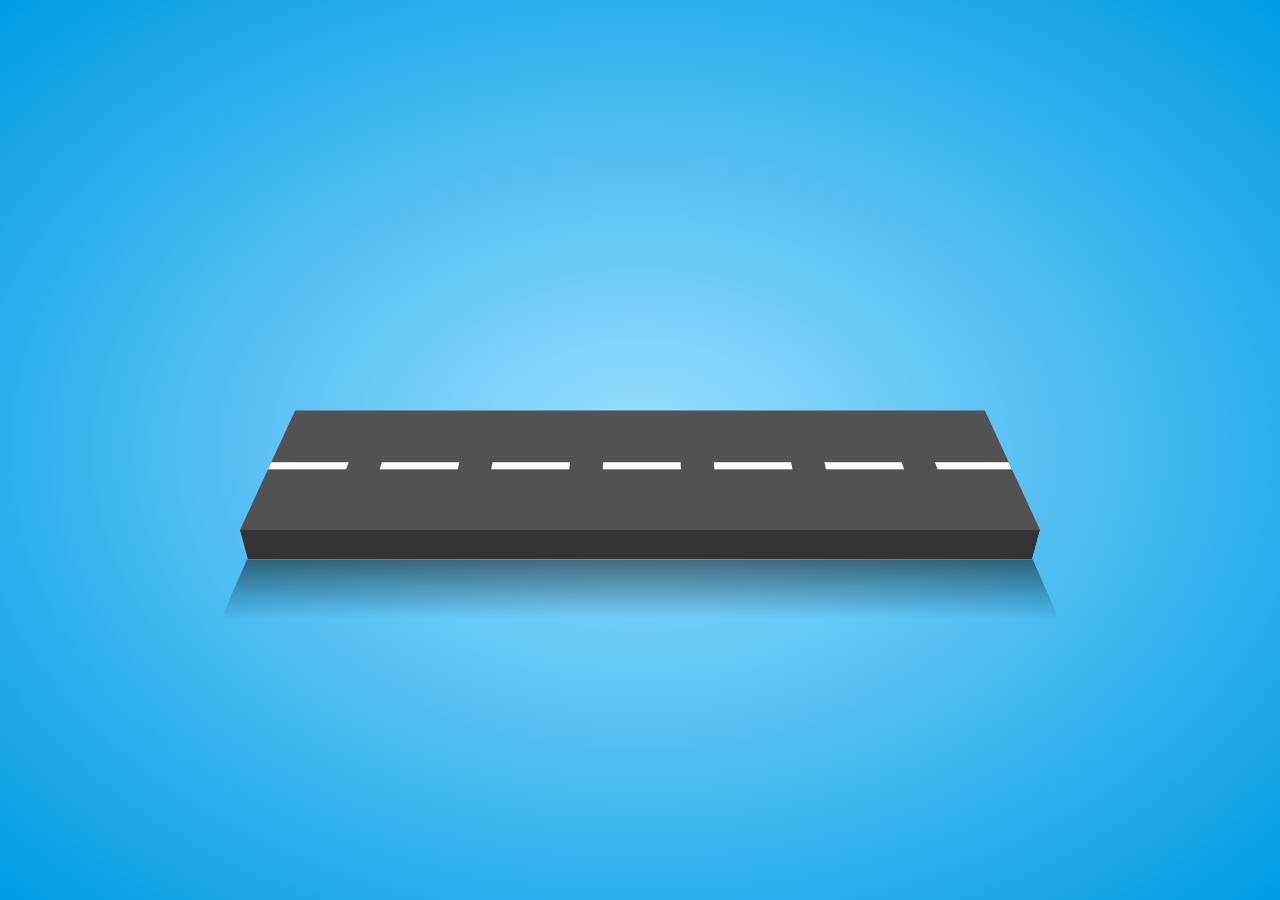
<file: projects/endlessRoad/index.html>
<!doctype html>
<html>
    <head>
        <title>

        </title>
        <link rel="stylesheet" type="text/css" href="index.css">
    </head>
    <body>
        <div class="infinite">
            <div class="shadow">

            </div>
        </div>
    </body>
</html>
</file>
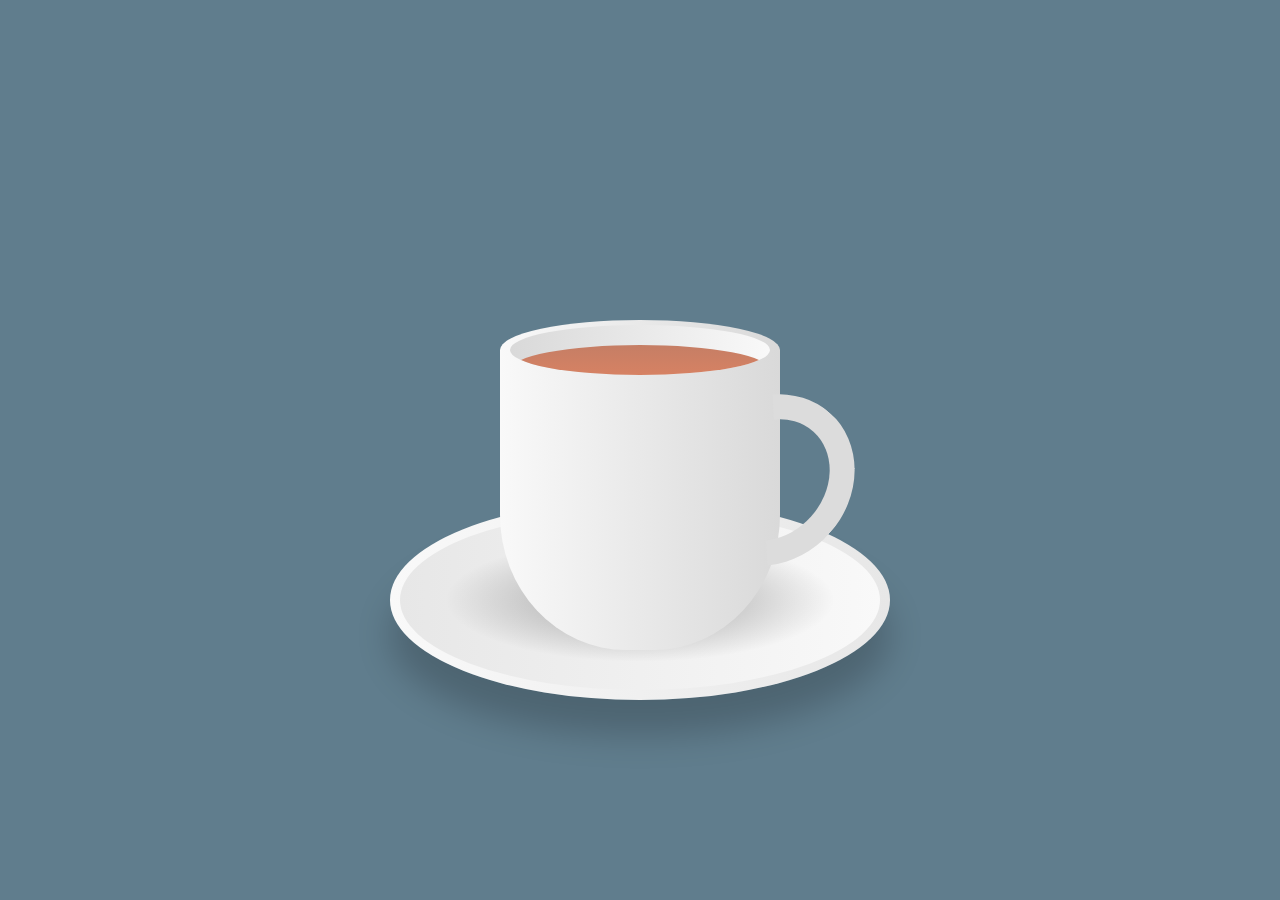
<file: projects/hotCoffee/index.html>
<!doctype html>
<html>
    <head>
        <title>

        </title>
        <link rel="stylesheet" type="text/css" href="index.css">
    </head>
    <body>
        <div class="container">
            <div class="plate">

            </div>
            <div class="cup">
                <div class="top">
                    <div class="vapour">
                        <span style="--i:1;"></span>
                        <span style="--i:3;"></span>
                        <span style="--i:16;"></span>
                        <span style="--i:5;"></span>
                        <span style="--i:13;"></span>
                        <span style="--i:20;"></span>
                        <span style="--i:6;"></span>
                        <span style="--i:7;"></span>
                        <span style="--i:10;"></span>
                        <span style="--i:8;"></span>
                        <span style="--i:17;"></span>
                        <span style="--i:11;"></span>
                        <span style="--i:12;"></span>
                        <span style="--i:14;"></span>
                        <span style="--i:2;"></span>
                        <span style="--i:9;"></span>
                        <span style="--i:15;"></span>
                        <span style="--i:4;"></span>
                        <span style="--i:19;"></span>
                    </div>
                    <div class="circle">
                        <div class="tea">

                        </div>
                    </div>
                </div>
                <div class="handle">

                </div>
            </div>
        </div>
    </body>
</html>
</file>
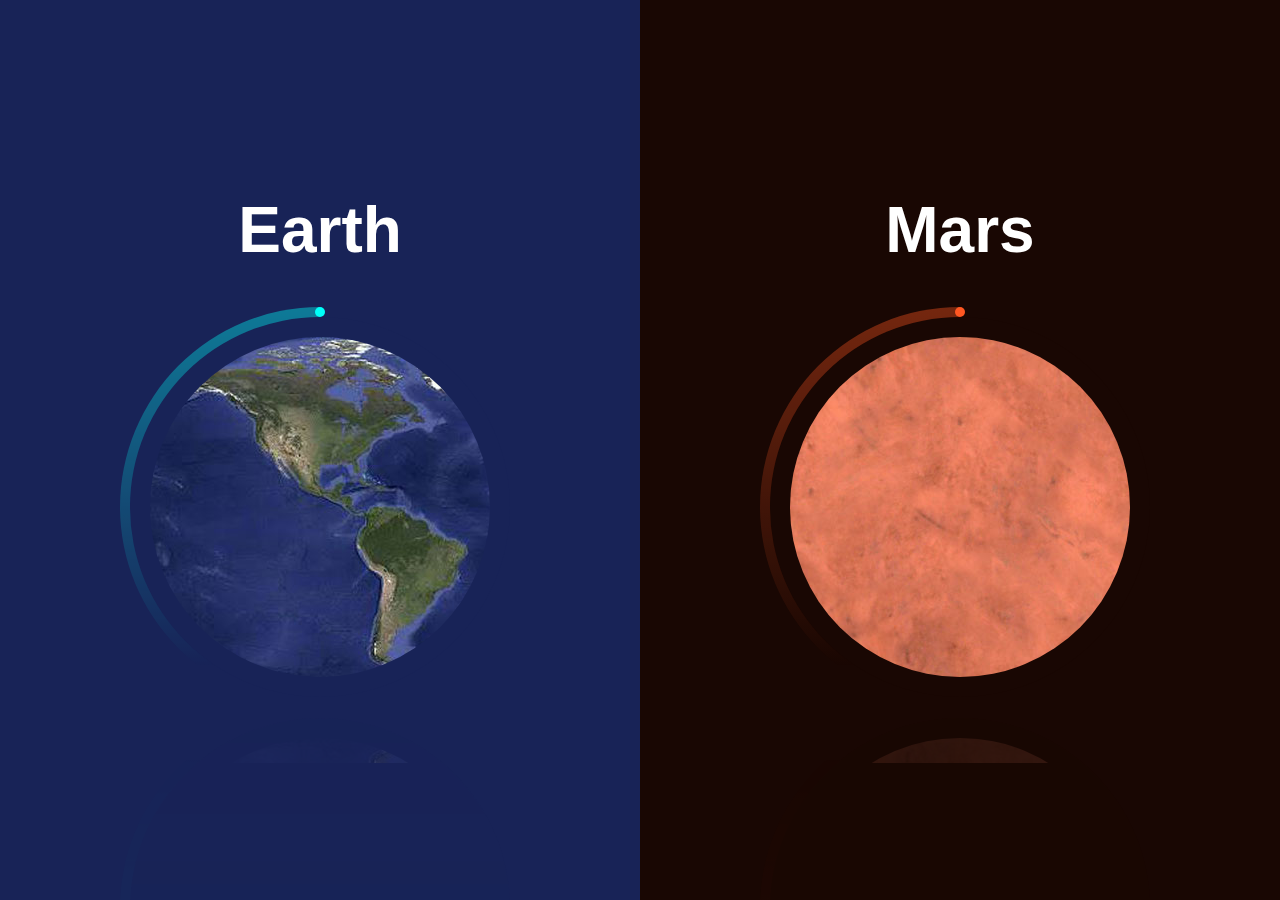
<file: projects/planets/index.html>
<!doctype html>
<html>
    <head>
        <title>

        </title>
        <link rel="stylesheet" type="text/css" href="index.css">
    </head>
    <body>
        <div class="planet planetEarth">
            <h2>Earth</h2>
            <div class="container">
                <div class="loader"><span></span></div>
                <div class="earth"></div>
            </div>
        </div>

        <div class="planet planetMars">
            <h2>Mars</h2>
            <div class="container">
                <div class="loader"><span></span></div>
                <div class="mars"></div>
            </div>
        </div>
    </body>
</html>
</file>
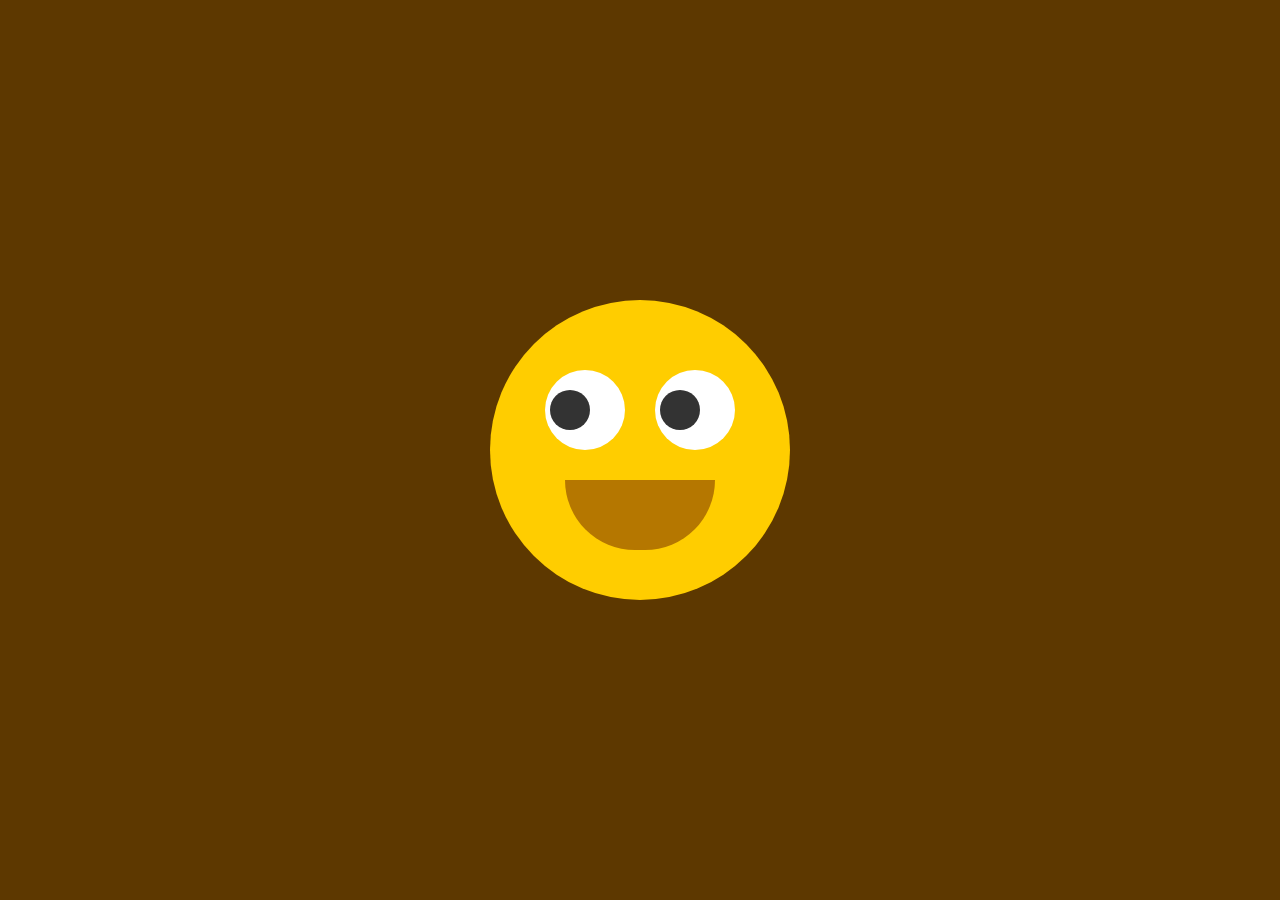
<file: projects/smileyFace/index.html>
<!doctype html>
<html>
    <head>
        <title>

        </title>
        <link rel="stylesheet" type="text/css" href="index.css">
    </head>
    <body>
        <div class="face">
            <div class="eyes">
                <div class="eye"></div>
                <div class="eye"></div>
            </div>
        </div>
        <script>
            document.querySelector('body').addEventListener('mousemove', () => {
                let eyes = document.querySelectorAll(".eye")
                eyes.forEach((eye) => {
                    let x = eye.getBoundingClientRect().left + (eye.clientWidth / 2)
                    let y = eye.getBoundingClientRect().top + (eye.clientHeight / 2)
                    let radian = Math.atan2(event.pageX - x, event.pageY - y)
                    let rot = (radian * (180 / Math.PI) * -1) + 0
                    eye.style.transform  = `rotate(${rot}deg)`
                })
            })
        </script>
    </body>
</html>
</file>
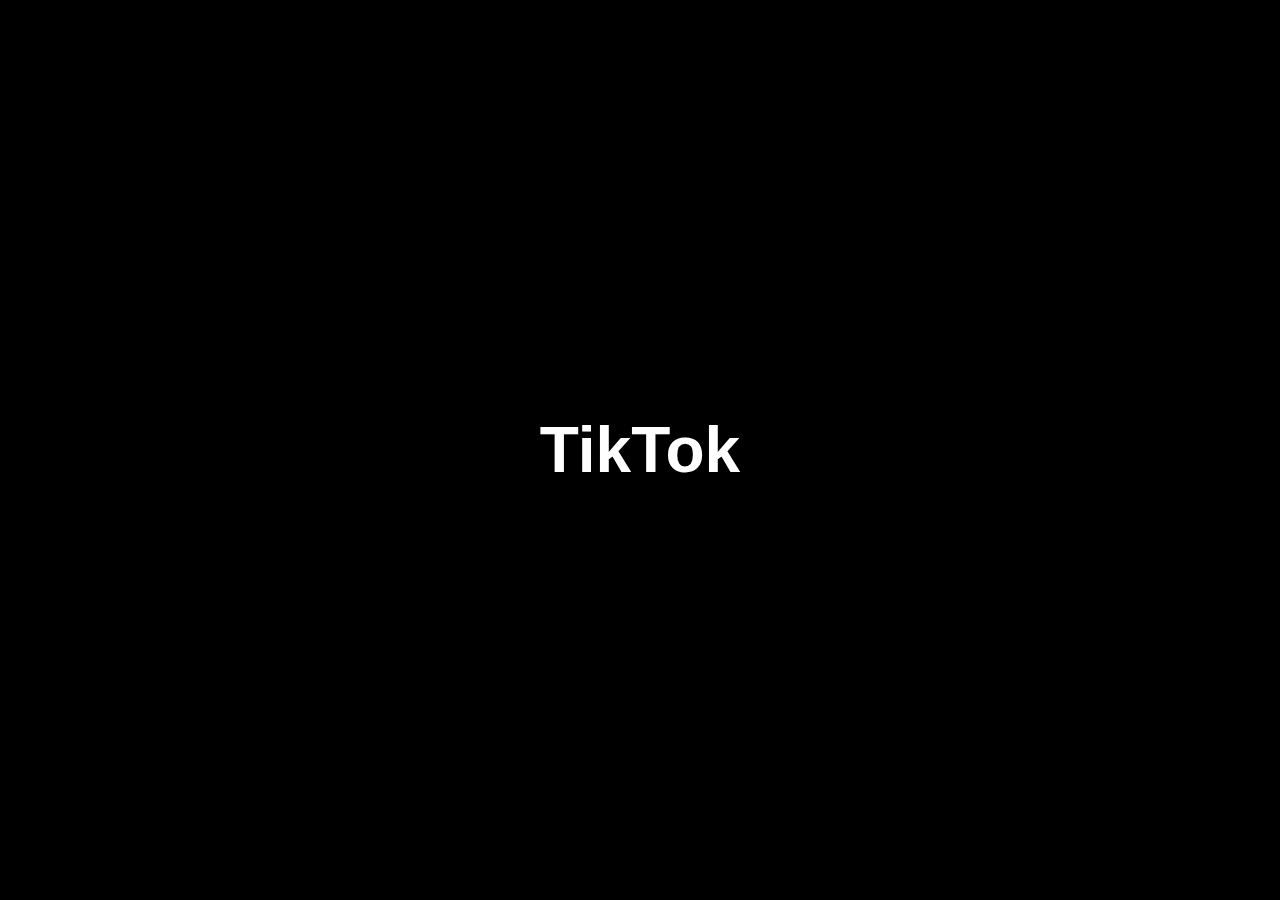
<file: projects/tikTokStyle/index.html>
<!doctype html>
<html>
    <head>
        <title>

        </title>
        <link rel="stylesheet" type="text/css" href="index.css">
    </head>
    <body>
        <h2 contenteditable="true">TikTok</h2>
    </body>
</html>
</file>
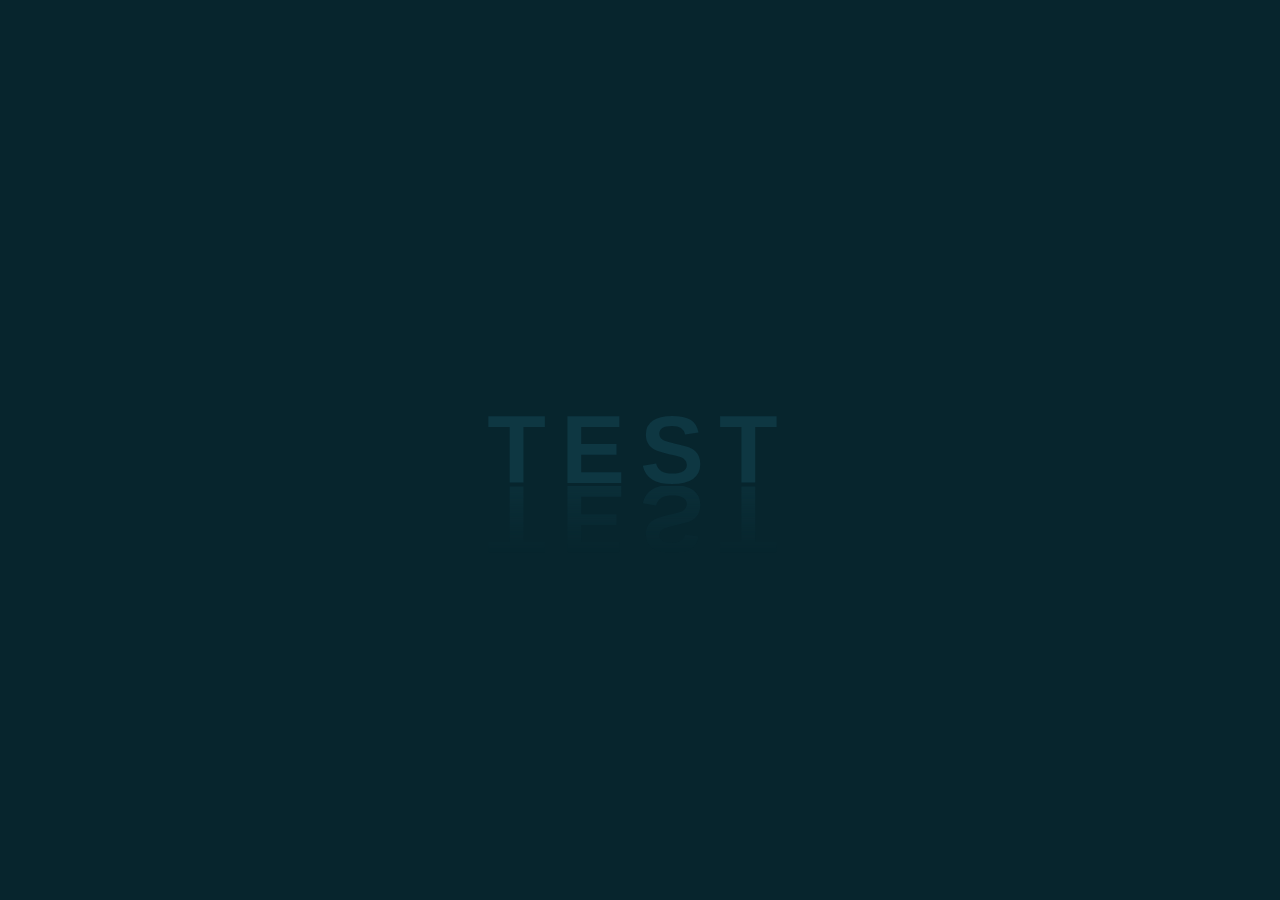
<file: projects/TypingNeonBoard/index.html>
<!doctype html>
<html>
    <head>
        <title>

        </title>
        <link rel="stylesheet" type="text/css" href="index.css">
    </head>
    <body>
        <h2 contenteditable="true">test</h2>
    </body>
</html>
</file>
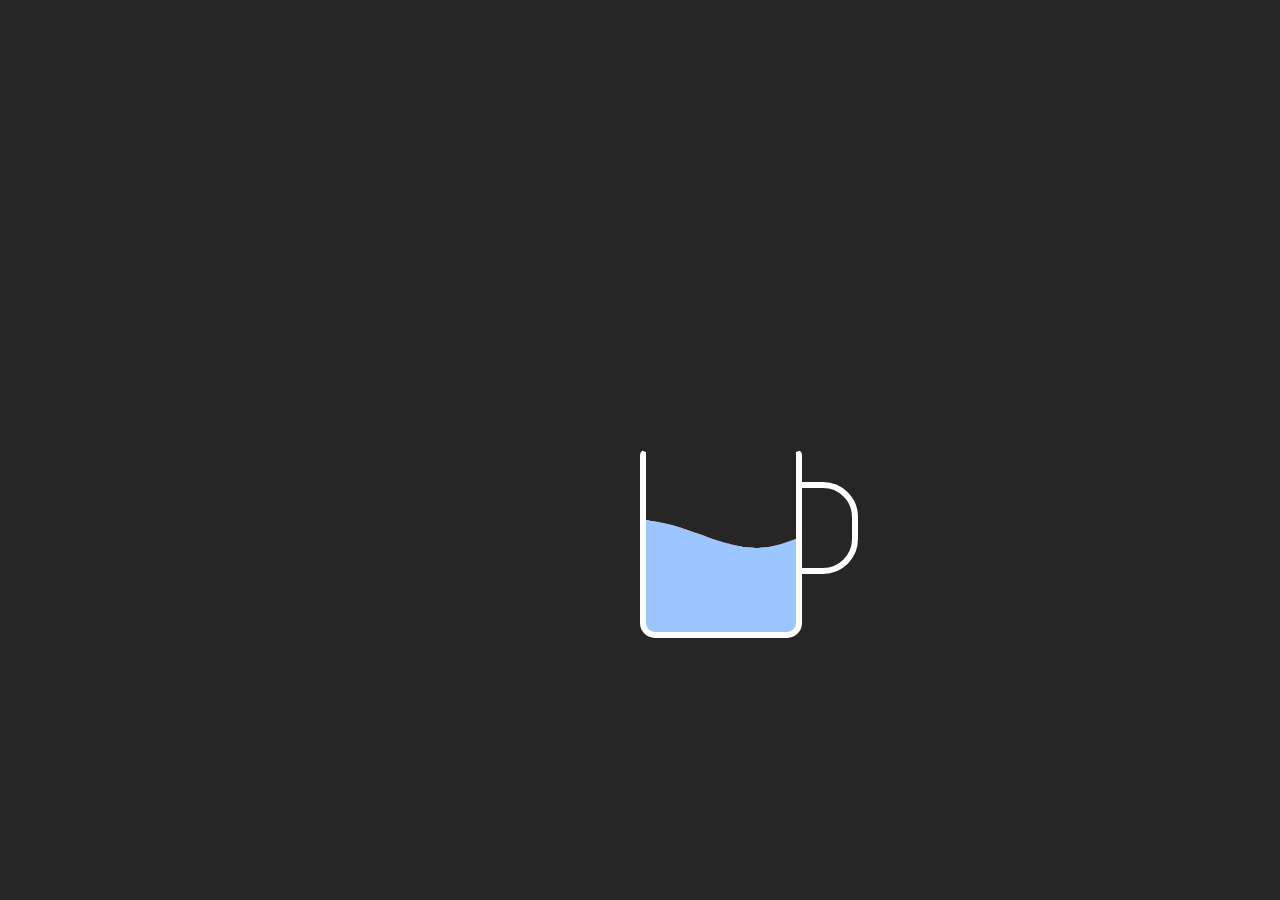
<file: projects/waterCup/index.html>
<!doctype html>
<html>
    <head>
        <title>

        </title>
        <link rel="stylesheet" type="text/css" href="index.css">
    </head>
    <body>
        <div class="cup">

        </div>
    </body>
</html>
</file>
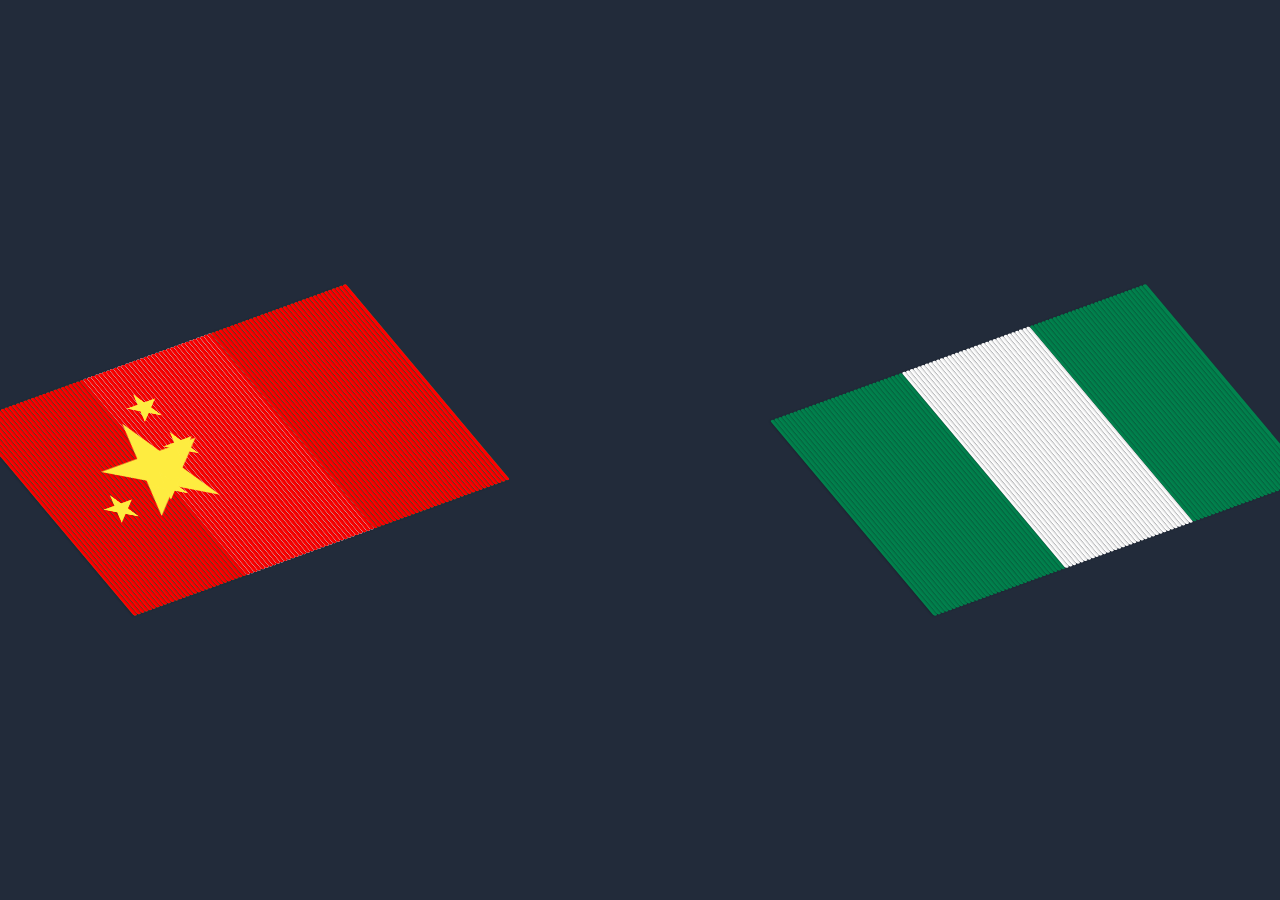
<file: projects/wavingFlag/index.html>
<!doctype html>
<html>
    <head>
        <title>

        </title>
        <link rel="stylesheet" type="text/css" href="index.css">
    </head>
    <body>
        <div class="container">
            <div>
                <ul id="flag1">
                    <img class="img1" src="star.png"/>
                    <img class="img2" src="star.png"/>
                    <img class="img3" src="star.png"/>
                    <img class="img4" src="star.png"/>
                    <img class="img5" src="star.png"/>
                    <li></li>
                    <li></li>
                    <li></li>
                    <li></li>
                    <li></li>
                    <li></li>
                    <li></li>
                    <li></li>
                    <li></li>
                    <li></li>
                    <li></li>
                    <li></li>
                    <li></li>
                    <li></li>
                    <li></li>
                    <li></li>
                    <li></li>
                    <li></li>
                    <li></li>
                    <li></li>
                    <li></li>
                    <li></li>
                    <li></li>
                    <li></li>
                    <li></li>
                    <li></li>
                    <li></li>
                    <li></li>
                    <li></li>
                    <li></li>
                    <li></li>
                    <li></li>
                    <li></li>
                    <li></li>
                    <li></li>
                    <li></li>
                    <li></li>
                    <li></li>
                    <li></li>
                    <li></li>
                    <li></li>
                    <li></li>
                    <li></li>
                    <li></li>
                    <li></li>
                    <li></li>
                    <li></li>
                    <li></li>
                    <li></li>
                    <li></li>
                    <li></li>
                    <li></li>
                    <li></li>
                    <li></li>
                    <li></li>
                    <li></li>
                    <li></li>
                    <li></li>
                    <li></li>
                    <li></li>
                    <li></li>
                    <li></li>
                    <li></li>
                    <li></li>
                    <li></li>
                    <li></li>
                    <li></li>
                    <li></li>
                    <li></li>
                    <li></li>
                    <li></li>
                    <li></li>
                    <li></li>
                    <li></li>
                    <li></li>
                    <li></li>
                    <li></li>
                    <li></li>
                    <li></li>
                    <li></li>
                    <li></li>
                    <li></li>
                    <li></li>
                    <li></li>
                    <li></li>
                    <li></li>
                    <li></li>
                    <li></li>
                    <li></li>
                    <li></li>
                    <li></li>
                    <li></li>
                    <li></li>
                    <li></li>
                    <li></li>
                    <li></li>
                    <li></li>
                    <li></li>
                    <li></li>
                    <li></li>
                </ul>
            </div>
            <div> 
                <ul id="flag2">
                    <li></li>
                    <li></li>
                    <li></li>
                    <li></li>
                    <li></li>
                    <li></li>
                    <li></li>
                    <li></li>
                    <li></li>
                    <li></li>
                    <li></li>
                    <li></li>
                    <li></li>
                    <li></li>
                    <li></li>
                    <li></li>
                    <li></li>
                    <li></li>
                    <li></li>
                    <li></li>
                    <li></li>
                    <li></li>
                    <li></li>
                    <li></li>
                    <li></li>
                    <li></li>
                    <li></li>
                    <li></li>
                    <li></li>
                    <li></li>
                    <li></li>
                    <li></li>
                    <li></li>
                    <li></li>
                    <li></li>
                    <li></li>
                    <li></li>
                    <li></li>
                    <li></li>
                    <li></li>
                    <li></li>
                    <li></li>
                    <li></li>
                    <li></li>
                    <li></li>
                    <li></li>
                    <li></li>
                    <li></li>
                    <li></li>
                    <li></li>
                    <li></li>
                    <li></li>
                    <li></li>
                    <li></li>
                    <li></li>
                    <li></li>
                    <li></li>
                    <li></li>
                    <li></li>
                    <li></li>
                    <li></li>
                    <li></li>
                    <li></li>
                    <li></li>
                    <li></li>
                    <li></li>
                    <li></li>
                    <li></li>
                    <li></li>
                    <li></li>
                    <li></li>
                    <li></li>
                    <li></li>
                    <li></li>
                    <li></li>
                    <li></li>
                    <li></li>
                    <li></li>
                    <li></li>
                    <li></li>
                    <li></li>
                    <li></li>
                    <li></li>
                    <li></li>
                    <li></li>
                    <li></li>
                    <li></li>
                    <li></li>
                    <li></li>
                    <li></li>
                    <li></li>
                    <li></li>
                    <li></li>
                    <li></li>
                    <li></li>
                    <li></li>
                    <li></li>
                    <li></li>
                    <li></li>
                    <li></li>
                </ul>
            </div>
        </div>
        
    </body>
</html>
</file>
<file: projects/endlessRoad/index.css>
body {
    margin: 0;
    padding: 0;
    display: flex;
    justify-content: center;
    align-items: center;
    min-height: 100vh;
    background: radial-gradient(#9bdfff, #009be4);
}

.infinite {
    position: relative;
    width: 800px;
    height: 160px;
    background: #525252;
    transform-origin: bottom;
    transform-style: preserve-3d;
    transform: perspective(500px) rotateX(30deg);
}

.infinite::before {
    content: '';
    position: absolute;
    top: 50%;
    transform: translateY(-50%);
    left: 0;
    width: 100%;
    height: 10px;
    background: linear-gradient(90deg, #fff 0%, #fff 70%, #525252 70%, #525252 100%);
    background-size: 120px;
    animation: animate 0.5s linear infinite;
}
@keyframes animate {
    0% {
        background-position: 0px;
    }
    100% {
        background-position: -120px;
    }
}

.infinite::after {
    content: '';
    position: absolute;
    width: 100%;
    height: 30px;
    background: #333;
    bottom: -30px;
    transform-origin: top;
    transform: perspective(500px) rotateX(-25deg);
}

.shadow {
    position: absolute;
    bottom: -93px;
    left: 50%;
    transform: translateX(-50%);
    width: 95%;
    height: 60px;
    background: linear-gradient(#000, transparent);
    opacity: 0.5;
}
</file>
<file: projects/hotCoffee/index.css>
* {
    margin: 0;
    padding: 0;
    box-sizing: border-box;
}

body {
    display: flex;
    justify-content: center;
    align-items: center;
    min-height: 100vh;
    background: #607d8d;
}

.container {
    position: relative;
    top: 50px;
}

.cup {
    position: relative;
    width: 280px;
    height: 300px;
    background: linear-gradient(to right, #f9f9f9, #d9d9d9);
    border-bottom-left-radius: 45%;
    border-bottom-right-radius: 45%;
}

.top {
    position: relative;
    top: -30px;
    left: 0;
    width: 100%;
    height: 60px;
    border-radius: 50%;
    background: linear-gradient(to right, #f9f9f9, #d9d9d9);
}

.circle {
    position: absolute;
    top: 5px;
    left: 10px;
    width: calc(100% - 20px);
    height: 50px;
    background: linear-gradient(to left, #f9f9f9, #d9d9d9);
    border-radius: 50%;
    box-sizing: border-box;
    overflow: hidden;
}

.tea {
    position: absolute;
    top: 20px;
    left: 0;
    width: 100%;
    height: 100%;
    background: linear-gradient(#c57e65, #e28462);
    border-radius: 50%;
}

.handle {
    position: absolute;
    right: -70px;
    top: 40px;
    width: 160px;
    height: 180px;
    border: 25px solid #dcdcdc;
    border-left: 25px solid transparent;
    border-bottom: 25px solid transparent;
    border-radius: 50%;
    transform: rotate(42deg);
}

.plate {
    position: absolute;
    bottom: -50px;
    left: 50%;
    transform: translateX(-50%);
    width: 500px;
    height: 200px;
    background: linear-gradient(to right, #f9f9f9, #e7e7e7);
    border-radius: 50%;
    box-shadow: 0 35px 35px rgba(0, 0, 0, 0.2);
}

.plate::before {
    content: '';
    position: absolute;
    top: 10px;
    left: 10px;
    right: 10px;
    bottom: 10px;
    border-radius: 50%;
    background: linear-gradient(to left, #f9f9f9, #e7e7e7);
}

.plate::after {
    content: '';
    position: absolute;
    top: 30px;
    left: 30px;
    right: 30px;
    bottom: 30px;
    background: radial-gradient(rgba(0,0,0,0.2) 25%, transparent, transparent);
    border-radius: 50%;
}

.vapour {
    display: flex;
    position: relative;
    z-index: 1;
    padding: 0 20px;
}

.vapour span {
    position: relative;
    bottom: 50px;
    display: block;
    margin: 0 2px 50px;
    min-width: 8px;
    height: 120px;
    background: #fff;
    border-radius: 50%;
    animation: animate 5s linear infinite;
    opacity: 0;
    filter: blur(8px);
    animation-delay: calc(var(--i) * -0.5s);
}

@keyframes animate {
    0% {
        transform: translateY(0) scaleX(1);
        opacity: 0;

    }
    15% {
        opacity: 1;
    }

    50% {
        transform: translateY(-150px) scaleX(5);

    }

    95% {
        opacity: 0;
    }

    100% {
        transform: translateY(-300px) scaleX(10);
    }
}
</file>
<file: projects/planets/index.css>
* {
    font-family: sans-serif;
    margin: 0;
    padding: 0;
    box-sizing: border-box;
}

body {
    display: flex;
    justify-content: center;
    align-items: center;
    min-height: 100vh;
    overflow: hidden;
}

.planet {
    display: flex;
    flex-direction: column;
}

.planet h2 {
    color: #fff;
    font-size: 4em;
    margin-bottom: 40px;
    font-weight: 600;
}

.planet .container {
    width: 100%;
    display: flex;
    justify-content: center;
    align-items: center;
    flex-direction: column;
    -webkit-box-reflect: below 1px linear-gradient(#0001, #0002);
}

.planetEarth {
    position: relative;
    min-width: 50%;
    height: 100vh;
    justify-content: center;
    align-items: center;
    background: #182357;
}

.planetEarth .loader {
    position: relative;
    width: 400px;
    height: 400px;
    border-radius: 50%;
    animation: animate 4s linear infinite;
}

@keyframes animate {
    0% {
        transform: rotate(0deg);
    }
    100% {
        transform: rotate(360deg);
    }
}

.planetEarth .loader::before {
    content: '';
    position: absolute;
    top: 0;
    left: 0;
    width: 50%;
    height: 100%;
    background: linear-gradient(to top, transparent, rgba(0,255,249, 0.4));
    background-size: 200px 360px;
    background-repeat: no-repeat;
    border-top-left-radius: 200px;
    border-bottom-left-radius: 200px;
}

.planetEarth .loader::after {
    content: '';
    position: absolute;
    top: 0;
    left: 50%;
    transform: translateX(-50%);
    width: 10px;
    height: 10px;
    background: #00fff9;
    border-radius: 50%;
    z-index: 10;
    box-shadow: 0 0 10px #00fff9
    0 0 20px #00fff9
    0 0 30px #00fff9
    0 0 40px #00fff9
    0 0 50px #00fff9
    0 0 60px #00fff9
    0 0 70px #00fff9
    0 0 80px #00fff9
    0 0 90px #00fff9
    0 0 100px #00fff9;
}

.planetEarth .loader span {
    position: absolute;
    top: 10px;
    left: 10px;
    right: 10px;
    bottom: 10px;
    background: #182357;
    border-radius: 50%;
}

.earth {
    position: absolute;
    width: 340px;
    height: 340px;
    background: url(earth.jpg);
    border-radius: 50%;
    background-size: cover;
    box-shadow: inset 0 0 20px #03a9f4
    0 0 120px #03a9f4;
    animation: animateEarth 20s linear infinite;
}

@keyframes animateEarth {
    0% {
        background-position: 0;
    }
    100% {
        background-position: 162.5%;
    }
}



.planetMars {
    position: relative;
    min-width: 50%;
    height: 100vh;
    justify-content: center;
    align-items: center;
    background: #190703;
}

.planetMars .loader {
    position: relative;
    width: 400px;
    height: 400px;
    border-radius: 50%;
    animation: animate 4s linear infinite;
    animation-delay: -2s;
}

@keyframes animate {
    0% {
        transform: rotate(0deg);
    }
    100% {
        transform: rotate(360deg);
    }
}

.planetMars .loader::before {
    content: '';
    position: absolute;
    top: 0;
    left: 0;
    width: 50%;
    height: 100%;
    background: linear-gradient(to top, transparent, rgba(255,87, 34, .4));
    background-size: 200px 360px;
    background-repeat: no-repeat;
    border-top-left-radius: 200px;
    border-bottom-left-radius: 200px;
}

.planetMars .loader::after {
    content: '';
    position: absolute;
    top: 0;
    left: 50%;
    transform: translateX(-50%);
    width: 10px;
    height: 10px;
    background: #ff5722;
    border-radius: 50%;
    z-index: 10;
    box-shadow: 0 0 10px #ff5722
    0 0 20px #ff5722
    0 0 30px #ff5722
    0 0 40px #ff5722
    0 0 50px #ff5722
    0 0 60px #ff5722
    0 0 70px #ff5722
    0 0 80px #ff5722
    0 0 90px #ff5722
    0 0 100px #ff5722;
}

.planetMars .loader span {
    position: absolute;
    top: 10px;
    left: 10px;
    right: 10px;
    bottom: 10px;
    background: #190703;
    border-radius: 50%;
}

.mars {
    position: absolute;
    width: 340px;
    height: 340px;
    background: url(mars.jpg);
    border-radius: 50%;
    background-size: cover;
    box-shadow: inset 0 0 20px #ff5722
    0 0 120px #ff5722;
    animation: animateMars 6s linear infinite;
}

@keyframes animateMars {
    0% {
        background-position: 0;
    }
    100% {
        background-position: -340px;
    }
}
</file>
<file: projects/smileyFace/index.css>
* {
    margin: 0;
    padding: 0;
    box-sizing: border-box;
}

body {
    justify-content: center;
    align-items: center;
    min-height: 100vh;
    display: flex;
    background: #5d3800;
}

.face {
    background: #ffcd00;
    width: 300px;
    height: 300px;
    border-radius: 50%;
    position: relative;
    display: flex;
    justify-content: center;
    align-items: center;
}

.face::before {
    content: '';
    position: absolute;
    top: 180px;
    width: 150px;
    height: 70px;
    background: #b57700;
    border-bottom-left-radius: 70px;
    border-bottom-right-radius: 70px;
    transition: 0.5s;
}

.face:hover::before {
    position: absolute;
    top: 210px;
    width: 150px;
    height: 20px;
    content: '';
    background: #b57700;
    border-bottom-left-radius: 0px;
    border-bottom-right-radius: 0px;
}

.eyes {
    position: relative;
    top: -40px;
    display: flex;
}

.eyes .eye {
    position: relative;
    display: block;
    width: 80px;
    height: 80px;
    background: #fff;
    margin: 0 15px;
    border-radius: 50%;
}

.eyes .eye::before {
    content: '';
    position: absolute;
    top: 50%;
    left: 25px;
    transform: translate(-50%, -50%);
    width: 40px;
    height: 40px;
    background: #333;
    border-radius: 50%;
}
</file>
<file: projects/tikTokStyle/index.css>
body {
    margin: 0;
    padding: 0;
    display: flex;
    justify-content: center;
    align-items: center;
    min-height: 100vh;
    background: #000;
}

h2 {
    color: #fff;
    font-family: sans-serif;
    font-size: 4em;
    animation: animate 0.5s linear infinite;
}

@keyframes animate {
    0%, 100% {
        text-shadow: -1.5px -1.5px 0 #0ff, 1.5px 1.5px 0 #f00;
    }
    25% {
        text-shadow: 1.5px 1.5px 0 #0ff, -1.5px -1.5px 0 #f00;
    }
    50% {
        text-shadow: 1.5px -1.5px 0 #0ff, -1.5px 1.5px 0 #f00;
    }
    75% {
        text-shadow: -1.5px 1.5px 0 #0ff, 1.5px -1.5px 0 #f00;
    }
}
</file>
<file: projects/TypingNeonBoard/index.css>
* {
    margin: 0;
    padding: 0;
    box-sizing: border-box;
    font-family: Arial, Helvetica, sans-serif;
}

body {
    min-height: 100vh;
    display: flex;
    justify-content: center;
    align-items: center;
    background: #07252d;
}

h2 {
    font-size: 6em;
    letter-spacing: 15px;
    text-transform: uppercase;
    width: 100%;
    text-align: center;
    color: #0e3742;
    -webkit-box-reflect: below 1px linear-gradient(transparent, #0008);
    line-height: 0.7em;
    outline: none;
    animation: animate 5s linear infinite;
}

@keyframes animate {
    0%, 18%, 20%, 50.1%, 60%, 65.1%, 80%, 90.1%, 92% {
        color: #0e3742;
        text-shadow: none;
    }
    18.1%, 20.1%, 30%, 50%, 60.1%, 65%, 80.1%, 90%, 92.1%, 100% {
        color: #fff;
        text-shadow: 0 0 10px #03bcf4,
        0 0 20px #03bcf4,
        0 0 40px #03bcf4,
        0 0 80px #03bcf4,
        0 0 160px #03bcf4;
    }
}
</file>
<file: projects/waterCup/index.css>
body {
    margin: 0;
    padding: 0;
    background: #262626;
}

.cup {
    position: absolute;
    top: 50%;
    left: 50%;
    transform: translateY(-50%, -50%);
    width: 150px;
    height: 180px;
    border: 6px solid #fff;
    border-top: 2px solid transparent;
    border-radius: 15px;
    border-top-left-radius: 5px;
    border-top-right-radius: 5px;
    background: url(water.png);
    background-repeat: repeat-x;
    animation: animate 10s linear infinite;
    box-shadow: 0 0 0 6px #fff 0 20px 35px rgba(
        0, 0, 0, 1);
}

.cup::before {
    content: '';
    position: absolute;
    width: 50px;
    height: 80px;
    border: 6px solid #fff;
    right: -62px;
    top: 30px;
    border-top-right-radius: 35px;
    border-bottom-right-radius: 35px;
}

@keyframes animate {
    0% {
        background-position: 0 100px;
    }

    10% {
        background-position: 0 100px;
    }

    40% {
        background-position: 1000px -70px;
    }

    80% {
        background-position: 2000px -80px;
    }

    100% {
        background-position: 2500px 100px;
    }
}
</file>
<file: projects/wavingFlag/index.css>
body {
    margin: 0;
    padding: 0;
    background: #222B3A;
}

.container {
    display: block;
    width: 100%;
    height: 100vh;
}

#flag1 {
    position: absolute;
    top: 50%;
    left: 50%;
    transform: translate(-150%, -50%) rotate(-20deg) skew(20deg);
    margin: 0;
    padding: 0;
    display: flex;
}

#flag2 {
    position: absolute;
    top: 50%;
    left: 50%;
    transform: translate(50%, -50%) rotate(-20deg) skew(20deg);
    margin: 0;
    padding: 0;
    display: flex;
}

ul li {
    position: relative;
    list-style: none;
    width: 4px;
    height: 240px;
    border-radius: 2px;
    background: #fff;
    box-shadow: -1px 0 2px rgba(0, 0, 0, 0.2);
    overflow: hidden;
    animation: animate 9.5s linear infinite;
}

ul li:nth-child(20n + 1) {
    animation-delay: 0s;
}
ul li:nth-child(20n + 2) {
    animation-delay: -0.5s;
}
ul li:nth-child(20n + 3) {
    animation-delay: -1s;
}
ul li:nth-child(20n + 4) {
    animation-delay: -1.5s;
}
ul li:nth-child(20n + 5) {
    animation-delay: -2s;
}
ul li:nth-child(20n + 6) {
    animation-delay: -2.5s;
}
ul li:nth-child(20n + 7) {
    animation-delay: -3s;
}
ul li:nth-child(20n + 8) {
    animation-delay: -3.5s;
}
ul li:nth-child(20n + 9) {
    animation-delay: -4s;
}
ul li:nth-child(20n + 10) {
    animation-delay: -4.5s;
}
ul li:nth-child(20n + 11) {
    animation-delay: -5s;
}
ul li:nth-child(20n + 12) {
    animation-delay: -5.5s;
}
ul li:nth-child(20n + 13) {
    animation-delay: -6s;
}
ul li:nth-child(20n + 14) {
    animation-delay: -6.5s;
}
ul li:nth-child(20n + 15) {
    animation-delay: -7s;
}
ul li:nth-child(20n + 16) {
    animation-delay: -7.5s;
}
ul li:nth-child(20n + 17) {
    animation-delay: -8s;
}
ul li:nth-child(20n + 18) {
    animation-delay: -8.5s;
}
ul li:nth-child(20n + 19) {
    animation-delay: -9s;
}
ul li:nth-child(20n + 20) {
    animation-delay: -9.5s;
}
#flag1 li::before{
    content: '';
    position: absolute;
    width: 100%;
    height: 100%;
    top: 0;
    left: 0;
    bottom: 0;
    background: red;
}

ul li:nth-child(n) {
    background: #02834E;
}
ul li:nth-child(n+36) {
    background: #fff;
}

ul li:nth-child(n+70) {
    background: #02834E;
}

@keyframes animate {
    0% {
        transform: translateY(0);
    }
    25% {
        transform: translateY(5px);
    }
    50% {
        transform: translateY(0);
    }
    75% {
        transform: translateY(-5px);
    }
    100% {
        transform: translateY(0);
    }
}

.img1 {
    width: 100px;
    height: 100px;
    position: absolute;
    top: 23%;
    left: 18%;
    z-index: 1;
    animation: rotate 20s linear infinite;
}

.img2 {
    width: 30px;
    height: 30px;
    position: absolute;
    top: 13%;
    left: 34%;
    z-index: 1;
    animation: rotate 20s linear infinite;
}

.img3 {
    width: 30px;
    height: 30px;
    position: absolute;
    top: 33%;
    left: 35%;
    z-index: 1;
    animation: rotate 20s linear infinite;
}

.img4 {
    width: 30px;
    height: 30px;
    position: absolute;
    top: 47%;
    left: 26%;
    z-index: 1;
    animation: rotate 20s linear infinite;
}

.img5 {
    width: 30px;
    height: 30px;
    position: absolute;
    top: 49%;
    left: 12%;
    z-index: 1;
    animation: rotate 20s linear infinite;
}

@keyframes rotate {
    0% {
        transform: translate(-50%,-50%) rotate(0deg) scale(.8);
    }
    100% {
        transform: translate(-50%,-50%) rotate(360deg) scale(.8);
    }
}
</file>
